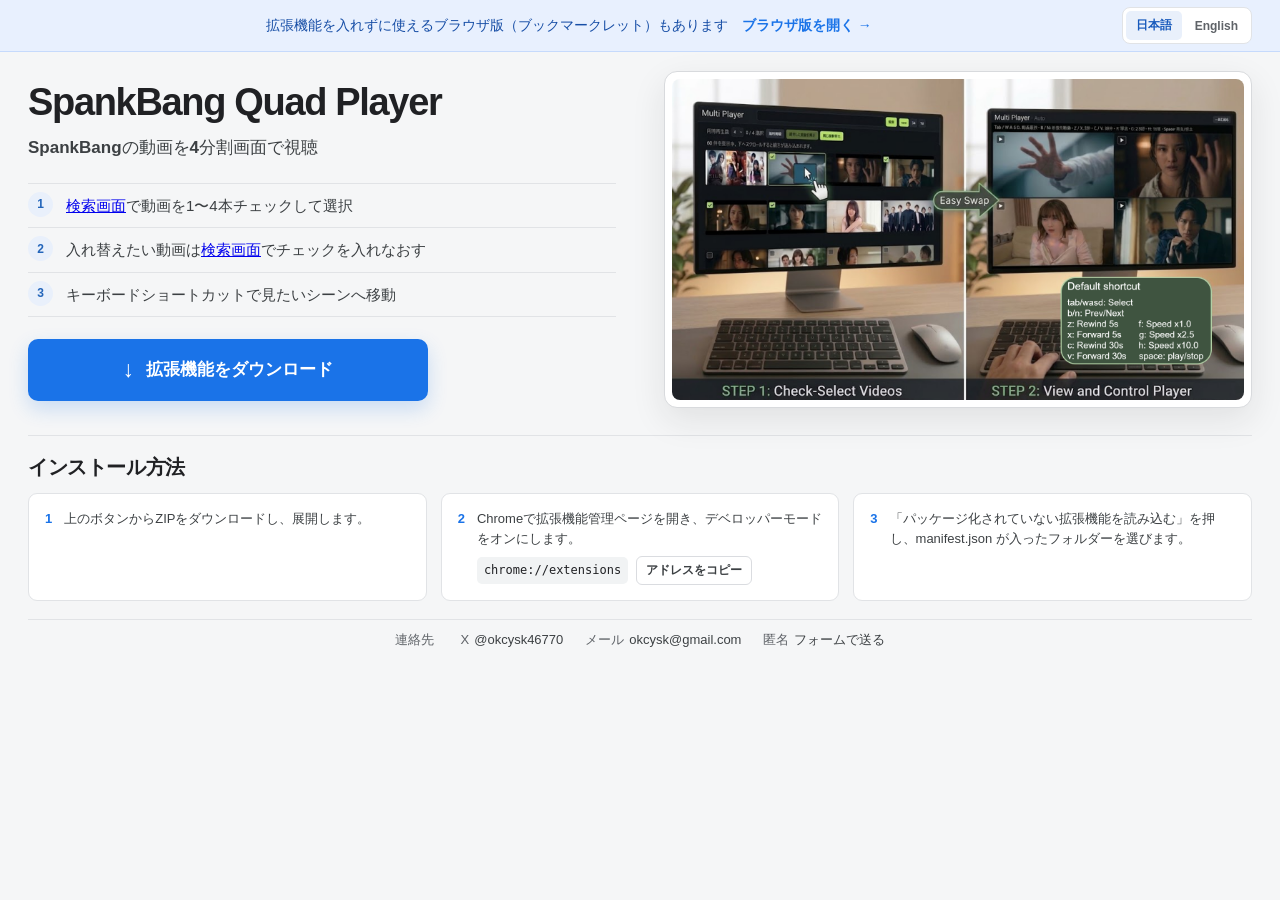
<file: index.html>
<!doctype html>
<html lang="ja">
<head>
  <meta charset="utf-8">
  <meta name="viewport" content="width=device-width,initial-scale=1">
  <!-- Google Tag Manager -->
  <script async src="https://www.googletagmanager.com/gtm.js?id=GTM-TTFVJL49"></script>
  <script>
   window.dataLayer = window.dataLayer || [];
   function gtag(){dataLayer.push(arguments);}
   gtag('js', new Date());
  </script>
  <meta name="theme-color" content="#f5f6f7">
  <meta name="description" content="SpankBang Quad Player — 4分割動画プレーヤー">
  <title>SpankBang Quad Player</title>
  <style>
    :root{color-scheme:light;--ink:#202124;--muted:#5f6368;--line:#e1e3e6;--blue:#1a73e8;--blue-dark:#155bb5;--bg:#f5f6f7}
    *{box-sizing:border-box}
    html,body{min-height:100%;margin:0}
    body{background:var(--bg);color:var(--ink);font:15px/1.55 Arial,"Noto Sans JP",sans-serif}
    header{height:72px;display:flex;align-items:center;width:min(1320px,calc(100% - 56px));margin:auto}
    .brand{font-size:17px;font-weight:650;letter-spacing:-.02em}
    .hero{display:grid;grid-template-columns:1fr 1fr;gap:48px;align-items:center;width:min(1320px,calc(100% - 56px));margin:16px auto 24px}
    .copy{padding:10px 0}
    h1{margin:0 0 18px;font-size:clamp(27px,3vw,38px);line-height:1.28;font-weight:650;letter-spacing:-.035em}
    .tagline{margin:-10px 0 23px;color:#3c4043;font-size:17px;font-weight:550;line-height:1.5}
    .points{margin:0 0 22px;padding:0;list-style:none}
    .points li{display:flex;gap:13px;align-items:flex-start;padding:10px 0;border-top:1px solid var(--line);color:#3c4043;font-size:15px}
    .points li:last-child{border-bottom:1px solid var(--line)}
    .num{flex:none;display:grid;place-items:center;width:25px;height:25px;margin-top:-2px;border-radius:50%;background:#e9f0fb;color:#2365ba;font-size:12px;font-weight:700}
    .download{display:flex;width:min(100%,400px);min-height:62px;align-items:center;justify-content:center;gap:12px;padding:13px 20px;border:0;border-radius:10px;background:var(--blue);color:#fff;text-decoration:none;font-size:17px;font-weight:700;box-shadow:0 8px 20px #1a73e833;transition:background .15s,transform .15s,box-shadow .15s}
    .download:hover{background:var(--blue-dark);transform:translateY(-2px);box-shadow:0 11px 24px #1a73e844}
    .download-icon{font-size:23px;line-height:1}
    .image-wrap{width:100%;padding:7px;border:1px solid #d8dadd;border-radius:13px;background:#fff;box-shadow:0 12px 34px #20212418}
    .hero-image{display:block;width:100%;height:auto;border-radius:8px}
    .install{width:min(1320px,calc(100% - 56px));margin:0 auto 18px;padding-top:16px;border-top:1px solid var(--line)}
    .install h2{margin:0 0 10px;font-size:20px;letter-spacing:-.02em}
    .steps{display:grid;grid-template-columns:repeat(3,minmax(0,1fr));gap:14px}
    .step{display:flex;gap:12px;align-items:flex-start;padding:15px 16px;border:1px solid var(--line);border-radius:9px;background:#fff;color:#3c4043;font-size:13px;line-height:1.55}
    .step b{flex:none;color:var(--blue);font-size:13px}
    .step code{font-size:12px;color:#202124}
    .manager-address{display:inline-flex;gap:8px;align-items:center;flex-wrap:wrap;margin-top:7px}
    .manager-address code{padding:4px 7px;border-radius:5px;background:#f1f3f4}
    .manager-address button{padding:5px 9px;border:1px solid #dadce0;border-radius:6px;background:#fff;color:#3c4043;font:600 12px Arial,sans-serif;cursor:pointer}
    .manager-address button:hover{background:#f8f9fa}
    .contact{display:flex;align-items:center;justify-content:center;gap:22px;width:min(1320px,calc(100% - 56px));margin:0 auto 10px;padding:10px 0;border-top:1px solid var(--line);color:var(--muted);font-size:13px}
    .contact a{color:#3c4043;text-decoration:none}.contact a:hover{color:var(--blue);text-decoration:underline}.contact-label{margin-right:5px;color:var(--muted)}
    /* One top bar holds the web-version banner and the language switch, keeping the whole page within one screen. */
    header{height:auto;width:100%;margin:0;gap:12px;padding:7px max(28px,calc((100% - 1320px) / 2));background:#e8f0fe;border-bottom:1px solid #c6dafc}
    .web-banner{flex:1;display:flex;flex-wrap:wrap;align-items:center;justify-content:center;gap:2px 14px;color:#174ea6;font-size:14px;text-decoration:none;text-align:center}
    .web-banner b{color:var(--blue);white-space:nowrap}.web-banner:hover b{text-decoration:underline}
    .lang-switch{flex:none;display:flex;gap:3px;padding:3px;border:1px solid var(--line);border-radius:8px;background:#fff}
    .lang-switch button{white-space:nowrap;border:0;border-radius:5px;padding:6px 10px;background:transparent;color:var(--muted);font:600 12px Arial,sans-serif;cursor:pointer}
    .lang-switch button[aria-pressed="true"]{background:#e9f0fb;color:#185abc}
    @media(max-width:760px){header{padding:7px 16px}.web-banner{font-size:13px}.hero{grid-template-columns:1fr;gap:25px;width:calc(100% - 32px);margin:14px auto 30px}.copy{padding:0}h1{font-size:28px;margin-bottom:17px}.tagline{margin:-7px 0 17px;font-size:15px}.points{margin-bottom:23px}.points li{padding:11px 0;font-size:14px}.download{width:100%;min-height:58px;font-size:16px}.install{width:calc(100% - 32px);margin-bottom:28px;padding-top:19px}.steps{grid-template-columns:1fr;gap:8px}.step{padding:12px 13px}}
    @media(max-width:420px){.brand{font-size:15px}.hero{gap:19px;margin-top:8px}.image-wrap{padding:4px;border-radius:9px}.hero-image{border-radius:5px}.points li{gap:10px;font-size:13px}.download{min-height:55px}.contact{width:calc(100% - 32px);gap:13px;flex-wrap:wrap;font-size:12px}}
  </style>
  <meta name="google-site-verification" content="LyRfDuRUYksJZFUhuVmuxtJTpkZJOUPSd-Jtx4OINSE" />
</head>
<body>
  <header><a class="web-banner" href="https://okcysk.github.io/spankbangMultiPlayer/" target="_blank" rel="noopener"><span data-ja="拡張機能を入れずに使えるブラウザ版（ブックマークレット）もあります" data-en="A web version (bookmarklet) that needs no extension is also available">拡張機能を入れずに使えるブラウザ版（ブックマークレット）もあります</span><b data-ja="ブラウザ版を開く →" data-en="Open the web version →">ブラウザ版を開く →</b></a><div class="lang-switch" role="group" aria-label="Language"><button type="button" data-language="ja" aria-pressed="true">日本語</button><button type="button" data-language="en" aria-pressed="false">English</button></div></header>
  <main class="hero">
    <section class="copy" id="copy-section" aria-label="拡張機能の説明">
      <h1>SpankBang Quad Player</h1>
      <p class="tagline" data-ja="SpankBangの動画を4分割画面で視聴" data-en="Watch SpankBang videos in a four-panel layout">SpankBangの動画を4分割画面で視聴</p>
      <ol class="points">
        <li><span class="num">1</span><span id="point-one">検索画面で動画を1〜4本チェックして選択</span></li>
        <li><span class="num">2</span><span id="point-two">入れ替えたい動画は検索画面でチェックを入れなおす</span></li>
        <li><span class="num">3</span><span data-ja="キーボードショートカットで見たいシーンへ移動" data-en="Jump to a scene with keyboard shortcuts">キーボードショートカットで見たいシーンへ移動</span></li>
      </ol>
      <a class="download" href="./SpankBang-Quad-Player-v1.0.6.zip" download><span class="download-icon" aria-hidden="true">↓</span><span id="download-label" data-ja="拡張機能をダウンロード" data-en="Download the extension">拡張機能をダウンロード</span></a>
    </section>
    <div class="image-wrap"><img class="hero-image" id="hero-image" src="./quad-player-guide.png" alt="検索画面で動画を最大4本選択し、4分割プレーヤーで視聴・操作するイメージ" data-ja-alt="検索画面で動画を最大4本選択し、4分割プレーヤーで視聴・操作するイメージ" data-en-alt="Select up to four videos from search results; unused panels stay black" width="1500" height="844" fetchpriority="high"></div>
  </main>
  <section class="install" aria-labelledby="install-title" id="install-section">
    <h2 id="install-title" data-ja="インストール方法" data-en="How to install">インストール方法</h2>
    <div class="steps">
      <div class="step"><b>1</b><span data-ja="上のボタンからZIPをダウンロードし、展開します。" data-en="Download the ZIP above and extract it.">上のボタンからZIPをダウンロードし、展開します。</span></div>
      <div class="step"><b>2</b><span><span id="manager-instruction">お使いのブラウザーの拡張機能管理ページを開き、デベロッパーモードをオンにします。</span><span class="manager-address"><code id="manager-url">chrome://extensions</code><button id="copy-manager" type="button">アドレスをコピー</button></span></span></div>
      <div class="step"><b>3</b><span data-ja="「パッケージ化されていない拡張機能を読み込む」を押し、manifest.json が入ったフォルダーを選びます。" data-en="Click Load unpacked and choose the extracted folder containing manifest.json.">「パッケージ化されていない拡張機能を読み込む」を押し、manifest.json が入ったフォルダーを選びます。</span></div>
    </div>
  </section>
  <footer class="contact" aria-label="Contact">
    <span class="contact-label" data-ja="連絡先" data-en="Contact">連絡先</span>
    <a href="https://x.com/okcysk46770" target="_blank" rel="noopener noreferrer"><span class="contact-label">X</span>@okcysk46770</a>
    <a href="mailto:okcysk@gmail.com"><span class="contact-label" data-ja="メール" data-en="Email">メール</span>okcysk@gmail.com</a>
    <a href="https://docs.google.com/forms/d/e/1FAIpQLSc7MyyJaD1YJLHzS2oYbVgQaono_sFIBUAHIID68HomW41pHQ/viewform" target="_blank" rel="noopener noreferrer"><span class="contact-label" data-ja="匿名" data-en="Anonymous">匿名</span><span data-ja="フォームで送る" data-en="Send via form">フォームで送る</span></a>
  </footer>
  <script>
    const languageButtons = document.querySelectorAll('[data-language]');
    const searchUrl = 'https://jp.spankbang.com/s/japanese/';
    function updateSearchLinks(language) {
      const link = `<a href="${searchUrl}" target="_blank" rel="noopener noreferrer">${language === 'ja' ? '検索画面' : 'search page'}</a>`;
      document.querySelector('#point-one').innerHTML = language === 'ja'
        ? `${link}で動画を1〜4本チェックして選択`
        : `Select one to four videos by checking them on the ${link}`;
      document.querySelector('#point-two').innerHTML = language === 'ja'
        ? `入れ替えたい動画は${link}でチェックを入れなおす`
        : `To replace a video, select a different one on the ${link}`;
    }
    function detectBrowser() {
      const ua = navigator.userAgent;
      if (/Edg\//.test(ua)) return { name: 'Microsoft Edge', url: 'edge://extensions' };
      if (/OPR\//.test(ua)) return { name: 'Opera', url: 'opera://extensions' };
      if (/Vivaldi\//.test(ua)) return { name: 'Vivaldi', url: 'vivaldi://extensions' };
      if (/Firefox\//.test(ua)) return { name: 'Firefox', url: 'about:addons', supported: false };
      if (/Chrome\//.test(ua)) return { name: 'Chrome', url: 'chrome://extensions' };
      return null;
    }
    let browser = detectBrowser();
    let currentLanguage = 'ja';
    const managerUrl = document.querySelector('#manager-url');
    const managerInstruction = document.querySelector('#manager-instruction');
    if (browser) {
      managerUrl.textContent = browser.url;
      managerInstruction.textContent = browser.supported === false
        ? `Firefox detected. This Chrome extension should be installed in Chrome or a Chromium-based browser. Add-ons: `
        : `${browser.name}: open the extension manager and turn on Developer mode. `;
    } else {
      managerInstruction.textContent = 'Browser not detected. Use Chrome or a Chromium-based browser. Extension manager: ';
    }
    if (navigator.brave?.isBrave) {
      navigator.brave.isBrave().then(isBrave => {
        if (isBrave) {
          browser = { name: 'Brave', url: 'brave://extensions' };
          managerUrl.textContent = browser.url;
          setLanguage(currentLanguage);
        }
      }).catch(() => {});
    }
    document.querySelector('#copy-manager').addEventListener('click', async event => {
      const button = event.currentTarget;
      const original = button.textContent;
      try {
        await navigator.clipboard.writeText(managerUrl.textContent);
        button.textContent = document.documentElement.lang === 'ja' ? 'コピーしました' : 'Copied';
      } catch {
        button.textContent = document.documentElement.lang === 'ja' ? 'アドレスを選択してコピー' : 'Select and copy the address';
      }
      window.setTimeout(() => { button.textContent = original; }, 2200);
    });
    function setLanguage(language) {
      currentLanguage = language;
      document.documentElement.lang = language;
      document.querySelectorAll('[data-ja][data-en]').forEach(element => {
        element.textContent = element.dataset[language];
      });
      updateSearchLinks(language);
      if (browser?.supported === false) {
        managerInstruction.textContent = language === 'ja'
          ? 'Firefoxを検出しました。この拡張機能はChromeまたはChromium系ブラウザーでインストールしてください。アドオン管理: '
          : 'Firefox detected. Install this extension in Chrome or a Chromium-based browser. Add-ons: ';
      } else {
        managerInstruction.textContent = browser
          ? (language === 'ja' ? `${browser.name}で拡張機能管理ページを開き、デベロッパーモードをオンにします。` : `Open the extension manager in ${browser.name} and turn on Developer mode.`)
          : (language === 'ja' ? 'ブラウザーを判別できません。ChromeまたはChromium系ブラウザーをお使いください。管理ページ: ' : 'Browser not detected. Use Chrome or a Chromium-based browser. Extension manager: ');
      }
      document.querySelector('#copy-manager').textContent = language === 'ja' ? 'アドレスをコピー' : 'Copy address';
      const image = document.querySelector('#hero-image');
      image.alt = image.dataset[`${language}Alt`];
      document.querySelector('#copy-section').setAttribute('aria-label', language === 'ja' ? '拡張機能の説明' : 'About the extension');
      document.querySelector('#install-section').setAttribute('aria-label', language === 'ja' ? 'インストール方法' : 'Installation steps');
      languageButtons.forEach(button => button.setAttribute('aria-pressed', String(button.dataset.language === language)));
    }
    setLanguage('ja');
    languageButtons.forEach(button => button.addEventListener('click', () => setLanguage(button.dataset.language)));
  </script>
  <script async src="https://adm.shinobi.jp/st/auto.js" data-admax-id="7ef50c0b7f018e340fa87126bd253966"></script>
</body>
</html>
</file>
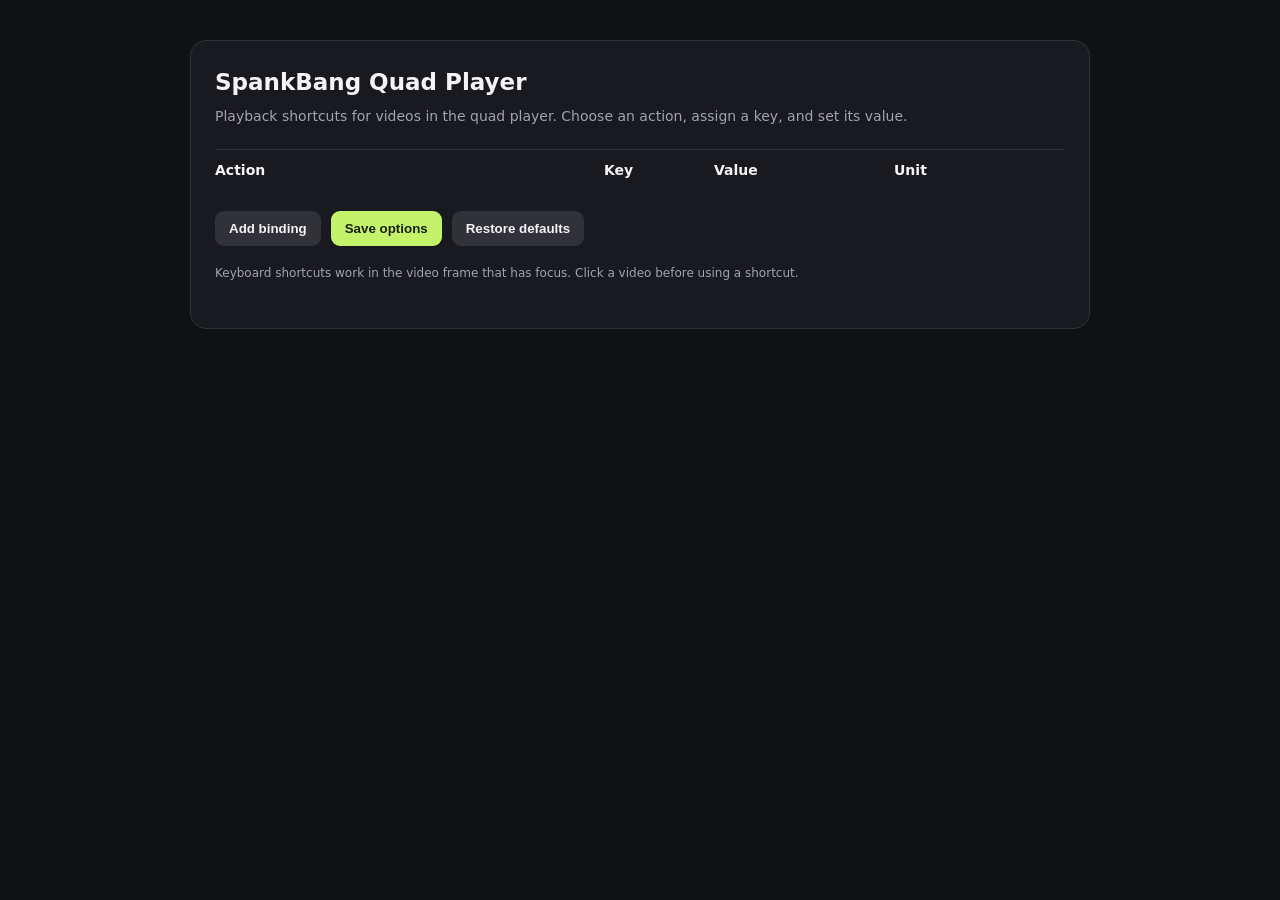
<file: options.html>
<!doctype html>
<html lang="en">
<head>
  <meta charset="utf-8">
  <meta name="viewport" content="width=device-width,initial-scale=1">
  <title>SpankBang Quad Player — Playback Options</title>
  <style>
    :root{color-scheme:dark;--bg:#101114;--panel:#191a1f;--line:#303139;--muted:#a2a3ad;--text:#f4f4f6;--accent:#c4f26a}
    *{box-sizing:border-box}body{margin:0;background:var(--bg);color:var(--text);font:14px/1.5 system-ui,sans-serif}.wrap{max-width:940px;margin:40px auto;padding:0 20px}.panel{background:var(--panel);border:1px solid var(--line);border-radius:16px;padding:24px}h1{font-size:23px;margin:0 0 6px}p{color:var(--muted);margin:0 0 22px}.row{display:grid;grid-template-columns:minmax(160px,1fr) 100px 170px 125px 36px;gap:10px;align-items:center;padding:10px 0;border-top:1px solid var(--line)}select,input{width:100%;background:#101115;color:var(--text);border:1px solid #41424b;border-radius:8px;padding:9px 10px}.key{text-align:center;text-transform:uppercase}.value{font-variant-numeric:tabular-nums}.remove{width:34px;height:34px;border:1px solid #45464e;border-radius:8px;background:#292a30;color:#fff;font-size:18px;cursor:pointer}.actions{display:flex;flex-wrap:wrap;gap:10px;margin-top:20px;align-items:center}.button{border:0;border-radius:9px;padding:10px 14px;font-weight:700;cursor:pointer}.save{background:var(--accent);color:#18200f}.secondary{background:#303139;color:var(--text)}#status{color:var(--accent);font-size:12px}.note{font-size:12px;margin-top:18px}.empty{color:var(--muted);font-size:13px;padding:20px 0}@media(max-width:760px){.row{grid-template-columns:1fr 80px 1fr 100px 34px;gap:6px}.panel{padding:16px}}
  </style>
</head>
<body>
  <main class="wrap"><section class="panel">
    <h1>SpankBang Quad Player</h1>
    <p>Playback shortcuts for videos in the quad player. Choose an action, assign a key, and set its value.</p>
    <div class="row" aria-hidden="true"><strong>Action</strong><strong>Key</strong><strong>Value</strong><strong>Unit</strong><span></span></div>
    <div id="rows"></div>
    <div class="actions"><button class="button secondary" id="add">Add binding</button><button class="button save" id="save">Save options</button><button class="button secondary" id="reset">Restore defaults</button><span id="status" role="status"></span></div>
    <p class="note">Keyboard shortcuts work in the video frame that has focus. Click a video before using a shortcut.</p>
  </section></main>
  <script src="options.js"></script>
</body>
</html>
</file>
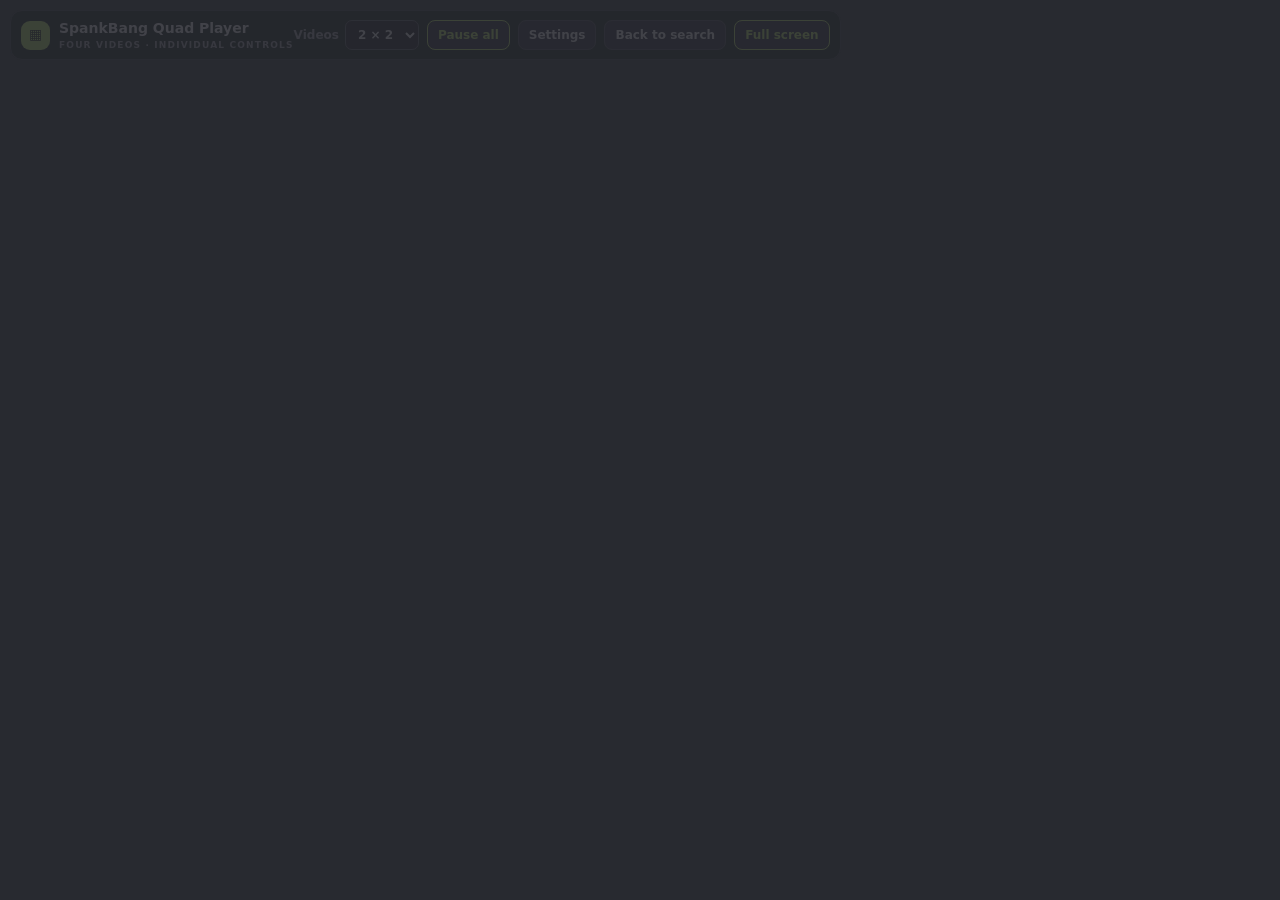
<file: player.html>
<!doctype html>
<html lang="en"><head><meta charset="utf-8"><meta name="viewport" content="width=device-width,initial-scale=1"><meta name="theme-color" content="#050506"><title>SpankBang Quad Player</title><link rel="stylesheet" href="player.css"></head>
<body><header class="toolbar"><div class="brand"><span class="mark">▦</span><div>SpankBang Quad Player<small>FOUR VIDEOS · INDIVIDUAL CONTROLS</small></div></div><div class="toolbar-actions"><label class="count-control">Videos <select id="player-count" aria-label="Video layout"><option value="2">1 × 2</option><option value="4" selected>2 × 2</option></select></label><button id="pause-all" type="button" title="Pause all videos (Shift+Space)">Pause all</button><a href="options.html" target="_blank" rel="noopener noreferrer">Settings</a><a id="search-link" href="https://jp.spankbang.com/s/cute+japanese/" target="_blank" rel="noopener noreferrer">Back to search</a><button id="fullscreen">Full screen</button></div></header><main id="grid" class="grid" aria-label="Four video players"></main><section id="empty" class="empty" hidden><h1>Select four videos</h1><p>Go to SpankBang search results, check four videos, then open the Quad Player.</p><a href="https://jp.spankbang.com/s/cute+japanese/" target="_blank" rel="noopener noreferrer">Open search results</a></section><script src="player.js"></script></body></html>
</file>
<file: player.css>
:root{color-scheme:dark;--text:#f5f5f7;--muted:#a4a5ae;--accent:#c4f26a}*{box-sizing:border-box}html,body{width:100%;height:100%;margin:0;overflow:hidden;background:#050506;color:var(--text);font:14px/1.4 system-ui,-apple-system,"Segoe UI",sans-serif}.grid{position:absolute;inset:0;display:grid;grid-template-columns:1fr 1fr;grid-template-rows:1fr 1fr;gap:2px;background:#282a30}.cell{position:relative;min-width:0;min-height:0;background:#050506;overflow:hidden}.cell iframe{display:block;width:100%;height:100%;border:0;background:#050506}.cell-label{position:absolute;z-index:2;top:8px;left:8px;right:8px;display:flex;align-items:center;gap:8px;padding:5px 8px;background:#08090bbd;border-radius:8px;opacity:0;transition:opacity .15s;pointer-events:none}.cell:hover .cell-label{opacity:1}.cell-number{display:grid;place-items:center;width:20px;height:20px;border-radius:6px;background:#24262b;color:var(--accent);font-weight:700;font-size:11px}.cell-title{flex:1;min-width:0;white-space:nowrap;overflow:hidden;text-overflow:ellipsis;font-size:12px}.cell-link{color:#eee;text-decoration:none;pointer-events:auto;font-size:11px}.toolbar{position:fixed;z-index:10;top:10px;left:10px;right:10px;display:flex;align-items:center;justify-content:space-between;padding:8px 10px;background:#111319ec;border:1px solid #363841;border-radius:12px;opacity:.12;transition:opacity .2s}.toolbar:hover,.toolbar:focus-within{opacity:1}.brand{display:flex;align-items:center;gap:9px;font-weight:700}.brand small{display:block;color:var(--muted);font-size:9px;letter-spacing:.13em}.mark{display:grid;place-items:center;width:29px;height:29px;border-radius:9px;background:var(--accent);color:#1b230f}.toolbar-actions{display:flex;gap:8px;align-items:center}.toolbar-actions a,.toolbar-actions button,.empty a{border:1px solid #454751;border-radius:8px;background:#252730;color:var(--text);text-decoration:none;padding:7px 10px;font:600 12px system-ui,sans-serif;cursor:pointer}.toolbar-actions button{border-color:var(--accent);color:var(--accent)}.empty{position:fixed;inset:0;display:grid;place-content:center;text-align:center;padding:24px;background:#08090bf5}.empty[hidden]{display:none}.empty h1{margin:0 0 10px}.empty p{color:var(--muted);max-width:420px}.empty a{display:inline-block;margin:auto}@media(max-width:600px){.toolbar{top:6px;left:6px;right:6px}.brand small{font-size:8px}.toolbar-actions a,.toolbar-actions button{padding:6px 7px;font-size:10px}}
.cell-controls{position:absolute;z-index:3;top:8px;right:8px;display:flex;gap:6px;opacity:.35;transition:opacity .15s}.cell:hover .cell-controls,.cell-controls:focus-within{opacity:1}.cell-controls button{border:1px solid #555862;border-radius:7px;background:#111319ef;color:#fff;padding:6px 9px;font:600 11px system-ui,sans-serif;cursor:pointer}.cell-controls button:hover{border-color:var(--accent);color:var(--accent)}
.toolbar{right:auto;max-width:calc(100vw - 20px)}.cell-controls{top:58px}.cell-controls .cell-volume{width:92px;height:24px;margin:0 3px;accent-color:var(--accent);cursor:pointer}.toolbar-actions .count-control{display:flex;align-items:center;gap:6px;color:var(--muted);font-size:12px;font-weight:600}.toolbar-actions select{border:1px solid #555862;border-radius:7px;background:#111319;color:var(--text);padding:6px 8px;font:600 12px system-ui,sans-serif}.cell-controls .cell-mute{width:30px;min-width:30px;padding:5px 3px;font-size:14px;line-height:1}
</file>
